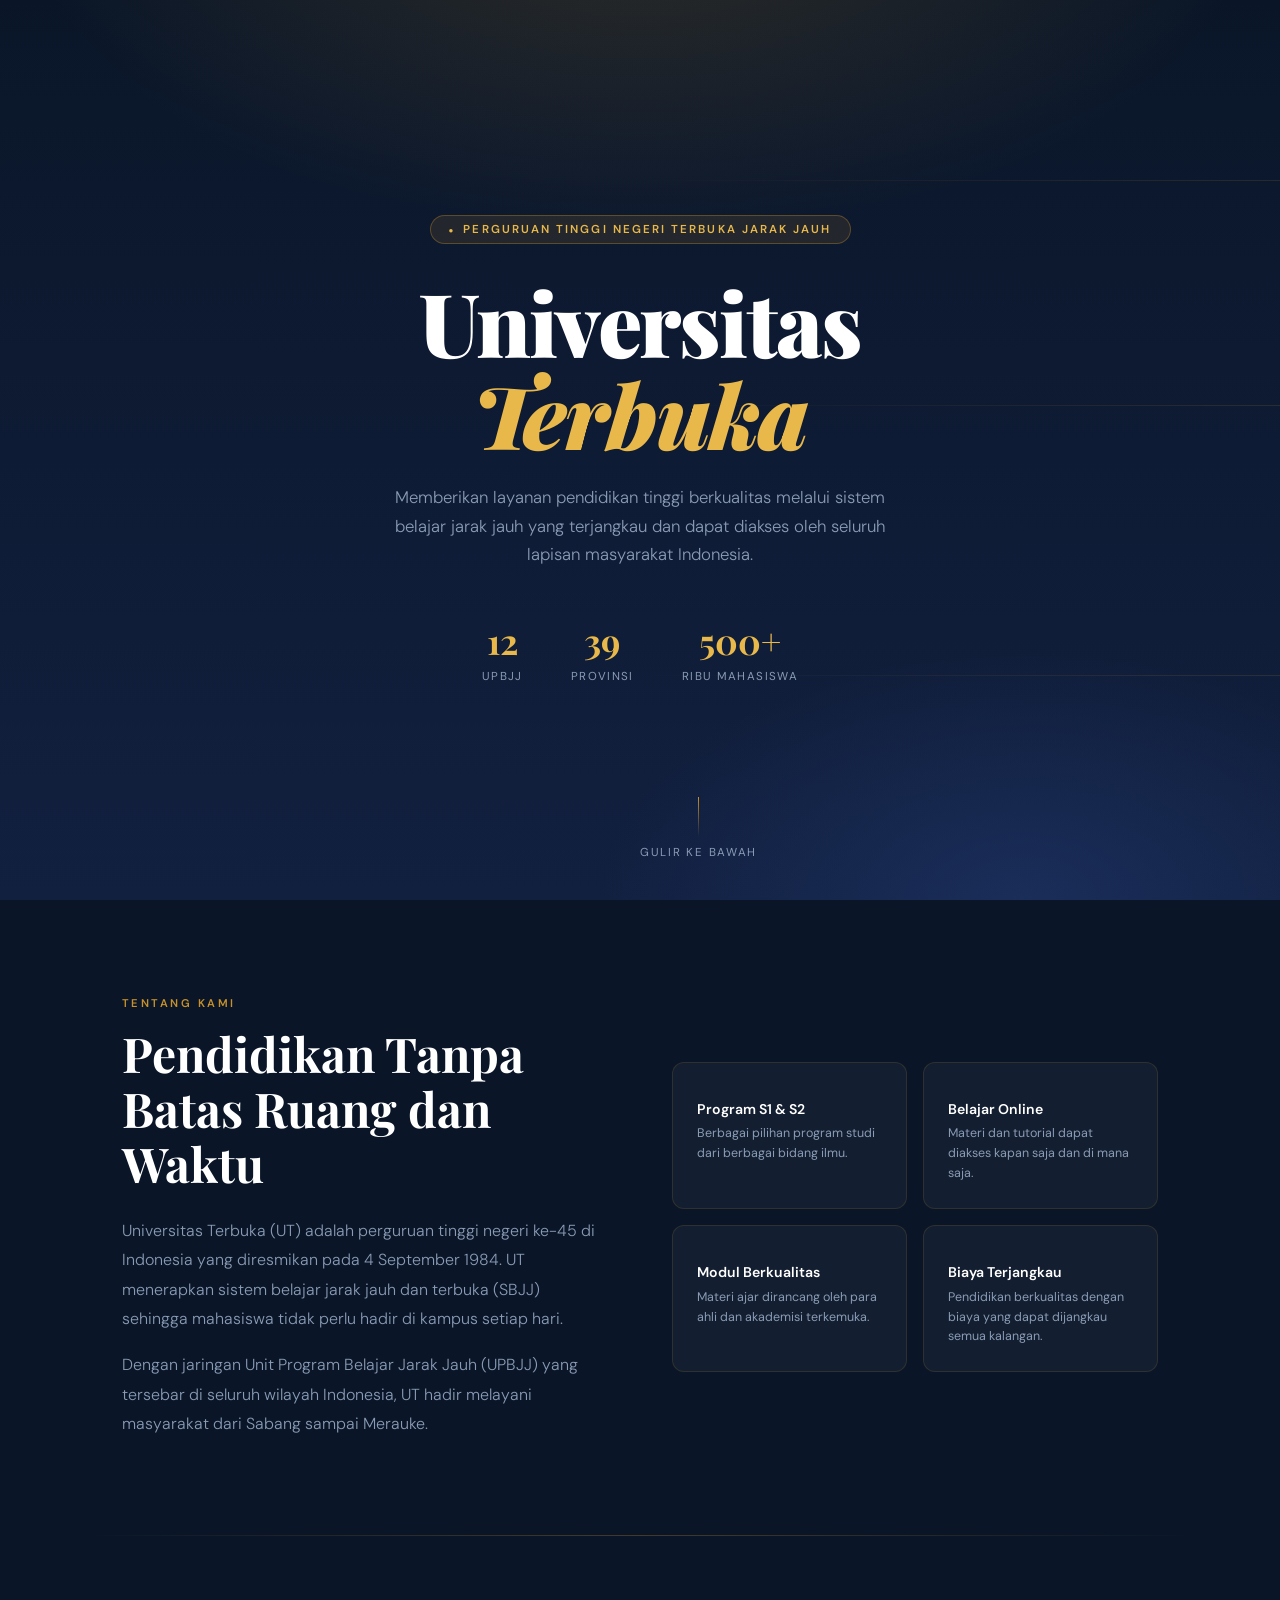
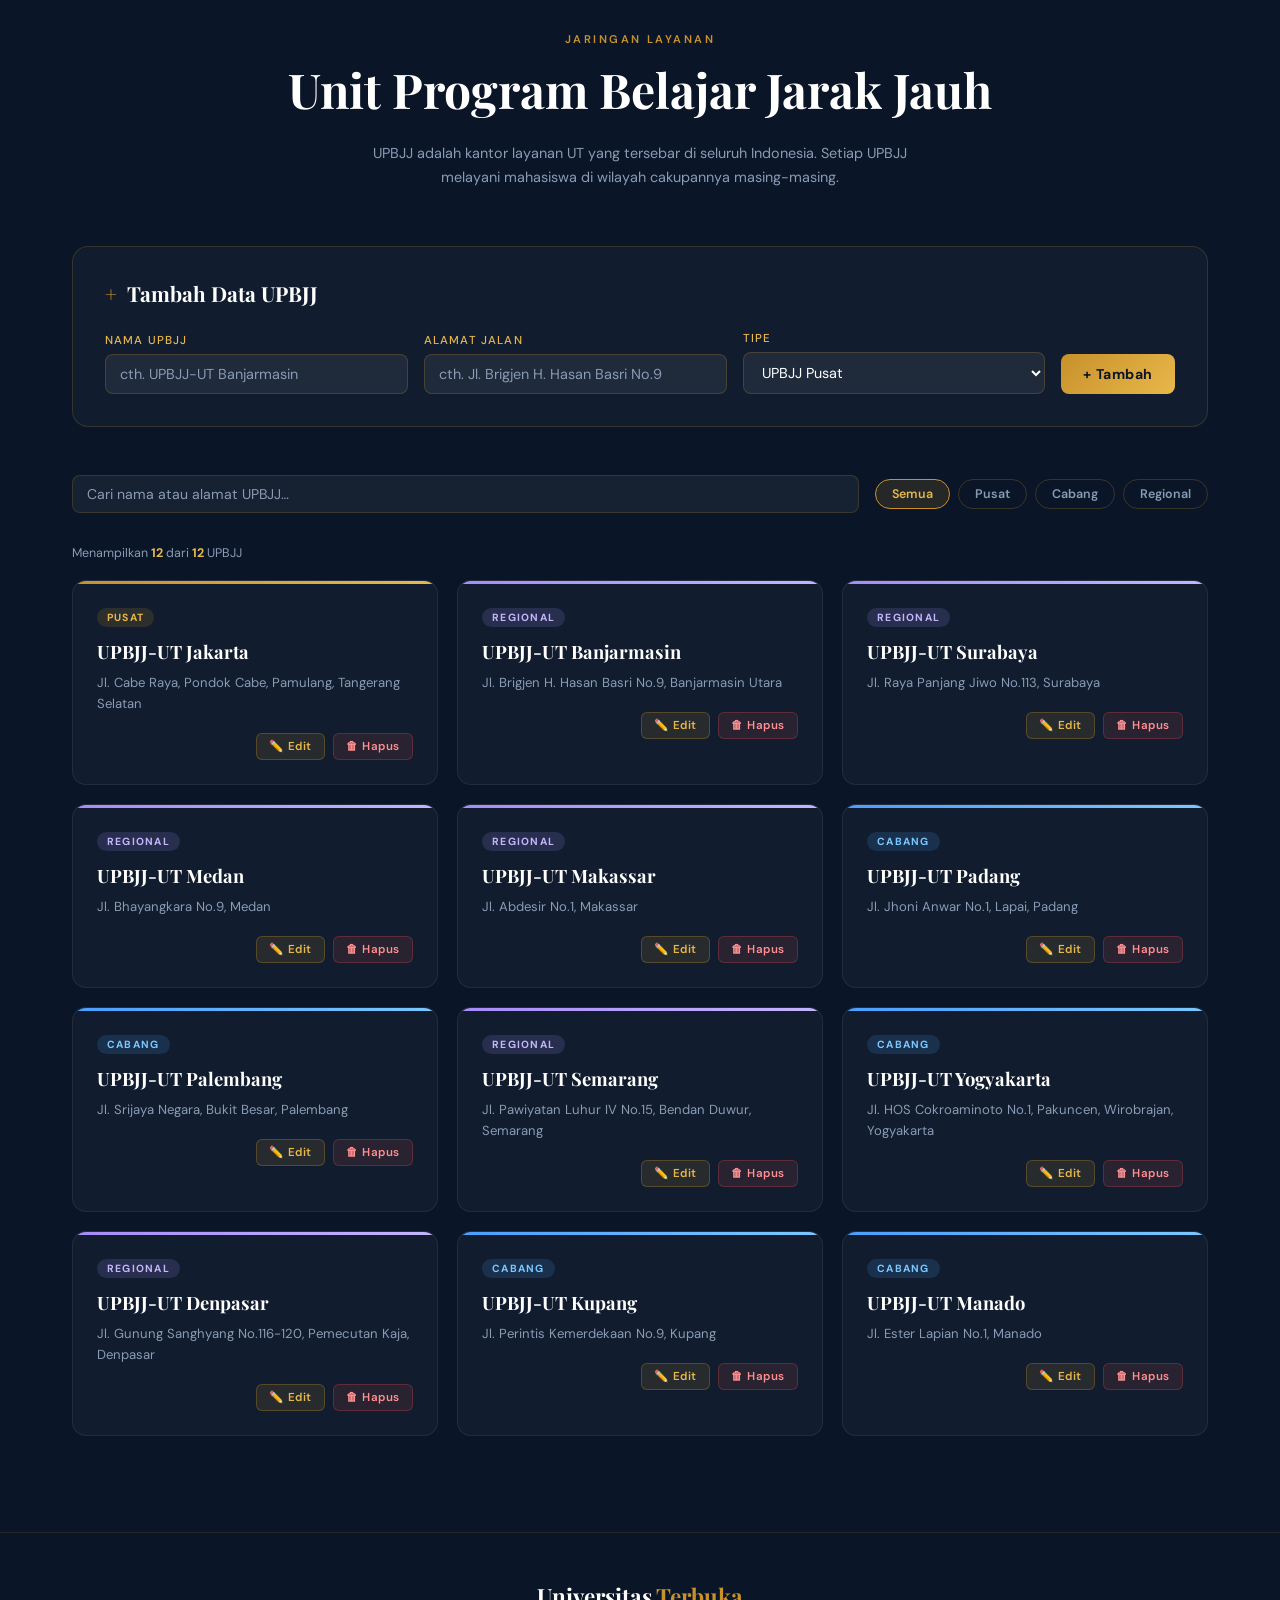
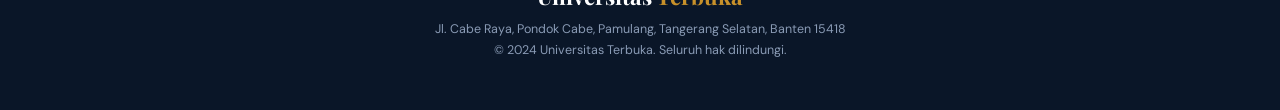
<file: index.html>
<!DOCTYPE html>
<html lang="id">
<head>
  <meta charset="UTF-8" />
  <meta name="viewport" content="width=device-width, initial-scale=1.0" />
  <title>Portal UPBJJ Universitas Terbuka</title>

  <!-- Google Fonts -->
  <link href="https://fonts.googleapis.com/css2?family=Playfair+Display:wght@400;700;900&family=DM+Sans:wght@300;400;500;600&display=swap" rel="stylesheet" />

  <!-- Stylesheet -->
  <link rel="stylesheet" href="style.css" />
</head>
<body>

  <!-- ============================================================
       HERO
       ============================================================ -->
  <section class="hero">
    <div class="hero-bg"></div>

    <div class="hero-lines">
      <span></span>
      <span></span>
      <span></span>
    </div>

    <div class="hero-content">
      <div class="badge">Perguruan Tinggi Negeri Terbuka Jarak Jauh</div>

      <h1>Universitas<br /><em>Terbuka</em></h1>

      <p class="hero-sub">
        Memberikan layanan pendidikan tinggi berkualitas melalui sistem belajar
        jarak jauh yang terjangkau dan dapat diakses oleh seluruh lapisan
        masyarakat Indonesia.
      </p>

      <div class="hero-stats">
        <div class="stat-item">
          <span class="stat-num" id="totalCount">0</span>
          <span class="stat-label">UPBJJ</span>
        </div>
        <div class="stat-item">
          <span class="stat-num">39</span>
          <span class="stat-label">Provinsi</span>
        </div>
        <div class="stat-item">
          <span class="stat-num">500+</span>
          <span class="stat-label">Ribu Mahasiswa</span>
        </div>
      </div>
    </div>

    <div class="scroll-hint">
      <div class="scroll-line"></div>
      Gulir ke bawah
    </div>
  </section>

  <!-- ============================================================
       TENTANG UT
       ============================================================ -->
  <section style="position:relative;z-index:1;">
    <div class="about">

      <!-- Teks deskripsi -->
      <div>
        <p class="section-label">Tentang Kami</p>
        <h2 class="section-title">Pendidikan Tanpa Batas Ruang dan Waktu</h2>
        <p class="section-body">
          Universitas Terbuka (UT) adalah perguruan tinggi negeri ke-45 di Indonesia
          yang diresmikan pada 4 September 1984. UT menerapkan sistem belajar jarak
          jauh dan terbuka (SBJJ) sehingga mahasiswa tidak perlu hadir di kampus setiap hari.
        </p>
        <p class="section-body">
          Dengan jaringan Unit Program Belajar Jarak Jauh (UPBJJ) yang tersebar di
          seluruh wilayah Indonesia, UT hadir melayani masyarakat dari Sabang sampai Merauke.
        </p>
      </div>

      <!-- Kartu keunggulan -->
      <div class="about-cards">
        <div class="about-card">
          <div class="about-card-icon"></div>
          <h4>Program S1 &amp; S2</h4>
          <p>Berbagai pilihan program studi dari berbagai bidang ilmu.</p>
        </div>
        <div class="about-card">
          <div class="about-card-icon"></div>
          <h4>Belajar Online</h4>
          <p>Materi dan tutorial dapat diakses kapan saja dan di mana saja.</p>
        </div>
        <div class="about-card">
          <div class="about-card-icon"></div>
          <h4>Modul Berkualitas</h4>
          <p>Materi ajar dirancang oleh para ahli dan akademisi terkemuka.</p>
        </div>
        <div class="about-card">
          <div class="about-card-icon"></div>
          <h4>Biaya Terjangkau</h4>
          <p>Pendidikan berkualitas dengan biaya yang dapat dijangkau semua kalangan.</p>
        </div>
      </div>

    </div>
  </section>

  <!-- Garis pemisah -->
  <div class="divider" style="max-width:1100px;margin:0 auto;"></div>

  <!-- ============================================================
       UPBJJ — Data & Form
       ============================================================ -->
  <section class="upbjj-section">

    <!-- Judul seksi -->
    <div class="upbjj-header">
      <p class="section-label">Jaringan Layanan</p>
      <h2 class="section-title">Unit Program Belajar Jarak Jauh</h2>
      <p style="color:var(--text-muted);font-size:0.9rem;max-width:540px;margin:0 auto;line-height:1.7;">
        UPBJJ adalah kantor layanan UT yang tersebar di seluruh Indonesia.
        Setiap UPBJJ melayani mahasiswa di wilayah cakupannya masing-masing.
      </p>
    </div>

    <!-- Form tambah UPBJJ -->
    <div class="upbjj-form">
      <div class="form-title"><span>+</span> Tambah Data UPBJJ</div>
      <div class="form-grid">

        <div class="field">
          <label for="inp-nama">Nama UPBJJ</label>
          <input type="text" id="inp-nama" placeholder="cth. UPBJJ-UT Banjarmasin" />
        </div>

        <div class="field">
          <label for="inp-jalan">Alamat Jalan</label>
          <input type="text" id="inp-jalan" placeholder="cth. Jl. Brigjen H. Hasan Basri No.9" />
        </div>

        <div class="field">
          <label for="inp-tipe">Tipe</label>
          <select id="inp-tipe">
            <option value="pusat">UPBJJ Pusat</option>
            <option value="cabang">UPBJJ Cabang</option>
            <option value="regional">UPBJJ Regional</option>
          </select>
        </div>

        <div class="field">
          <button class="btn-add" onclick="addUPBJJ()">+ Tambah</button>
        </div>

      </div>
    </div>

    <!-- Filter & pencarian -->
    <div class="filter-bar">
      <input
        type="text"
        id="search-input"
        placeholder="Cari nama atau alamat UPBJJ…"
        oninput="renderCards()"
      />
      <div class="filter-chips">
        <button class="chip active" data-type="all"      onclick="setFilter('all', this)">Semua</button>
        <button class="chip"        data-type="pusat"    onclick="setFilter('pusat', this)">Pusat</button>
        <button class="chip"        data-type="cabang"   onclick="setFilter('cabang', this)">Cabang</button>
        <button class="chip"        data-type="regional" onclick="setFilter('regional', this)">Regional</button>
      </div>
    </div>

    <!-- Keterangan jumlah hasil -->
    <div class="count-bar" id="count-bar"></div>

    <!-- Grid kartu UPBJJ -->
    <div class="upbjj-grid" id="upbjj-grid"></div>

  </section>

  <!-- ============================================================
       FOOTER
       ============================================================ -->
  <footer>
    <div class="footer-logo">Universitas <span>Terbuka</span></div>
    <p>
      Jl. Cabe Raya, Pondok Cabe, Pamulang, Tangerang Selatan, Banten 15418<br />
      © 2024 Universitas Terbuka. Seluruh hak dilindungi.
    </p>
  </footer>

  <!-- ============================================================
       MODAL EDIT
       ============================================================ -->
  <div class="modal-overlay" id="edit-modal">
    <div class="modal">
      <h3>Edit Data UPBJJ</h3>
      <div class="modal-fields">

        <div class="field">
          <label for="edit-nama">Nama UPBJJ</label>
          <input type="text" id="edit-nama" placeholder="Nama UPBJJ" />
        </div>

        <div class="field">
          <label for="edit-jalan">Alamat Jalan</label>
          <input type="text" id="edit-jalan" placeholder="Alamat jalan" />
        </div>

        <div class="field">
          <label for="edit-tipe">Tipe</label>
          <select id="edit-tipe">
            <option value="pusat">UPBJJ Pusat</option>
            <option value="cabang">UPBJJ Cabang</option>
            <option value="regional">UPBJJ Regional</option>
          </select>
        </div>

      </div>
      <div class="modal-actions">
        <button class="btn-cancel" onclick="closeModal()">Batal</button>
        <button class="btn-save"   onclick="saveEdit()">Simpan</button>
      </div>
    </div>
  </div>

  <!-- Toast notifikasi -->
  <div class="toast" id="toast"></div>

  <!-- JavaScript -->
  <script src="app.js"></script>

</body>
</html>
</file>
<file: style.css>
/* ── CSS VARIABLES ── */
:root {
  --gold: #c8912a;
  --gold-light: #e8b84b;
  --navy: #0a1628;
  --navy-mid: #122040;
  --navy-light: #1c3160;
  --cream: #f5efe0;
  --cream-dark: #e8dfc8;
  --white: #ffffff;
  --text-muted: #8a9bb5;
}

/* ── RESET ── */
* {
  margin: 0;
  padding: 0;
  box-sizing: border-box;
}

/* ── BASE ── */
body {
  font-family: "DM Sans", sans-serif;
  background: var(--navy);
  color: var(--cream);
  min-height: 100vh;
  overflow-x: hidden;
}

/* Noise texture overlay */
body::before {
  content: "";
  position: fixed;
  inset: 0;
  background-image: url("data:image/svg+xml,%3Csvg viewBox='0 0 200 200' xmlns='http://www.w3.org/2000/svg'%3E%3Cfilter id='n'%3E%3CfeTurbulence type='fractalNoise' baseFrequency='0.9' numOctaves='4' stitchTiles='stitch'/%3E%3C/filter%3E%3Crect width='100%25' height='100%25' filter='url(%23n)' opacity='0.04'/%3E%3C/svg%3E");
  pointer-events: none;
  z-index: 0;
  opacity: 0.4;
}

/* ── ANIMATIONS ── */
@keyframes fadeUp {
  from {
    opacity: 0;
    transform: translateY(20px);
  }
  to {
    opacity: 1;
    transform: none;
  }
}

@keyframes scanline {
  0% {
    transform: translateX(-100%);
  }
  100% {
    transform: translateX(100%);
  }
}

@keyframes pulse {
  0%,
  100% {
    opacity: 0.4;
  }
  50% {
    opacity: 1;
  }
}

@keyframes cardIn {
  from {
    opacity: 0;
    transform: translateY(12px);
  }
  to {
    opacity: 1;
    transform: none;
  }
}

@keyframes modalIn {
  from {
    opacity: 0;
    transform: scale(0.94);
  }
  to {
    opacity: 1;
    transform: none;
  }
}

/* ============================================================
   HERO
   ============================================================ */
.hero {
  position: relative;
  min-height: 100vh;
  display: flex;
  flex-direction: column;
  align-items: center;
  justify-content: center;
  text-align: center;
  padding: 4rem 2rem;
  overflow: hidden;
}

.hero-bg {
  position: absolute;
  inset: 0;
  background:
    radial-gradient(
      ellipse 80% 60% at 50% -10%,
      rgba(200, 145, 42, 0.18) 0%,
      transparent 60%
    ),
    radial-gradient(
      ellipse 60% 50% at 80% 100%,
      rgba(28, 49, 96, 0.8) 0%,
      transparent 55%
    ),
    linear-gradient(180deg, var(--navy) 0%, var(--navy-mid) 100%);
  z-index: 0;
}

/* Decorative scan lines */
.hero-lines {
  position: absolute;
  inset: 0;
  z-index: 0;
  overflow: hidden;
}
.hero-lines span {
  position: absolute;
  background: linear-gradient(
    90deg,
    transparent,
    rgba(200, 145, 42, 0.15),
    transparent
  );
  height: 1px;
  width: 100%;
  animation: scanline 6s linear infinite;
}
.hero-lines span:nth-child(1) {
  top: 20%;
  animation-delay: 0s;
}
.hero-lines span:nth-child(2) {
  top: 45%;
  animation-delay: 2s;
}
.hero-lines span:nth-child(3) {
  top: 75%;
  animation-delay: 4s;
}

.hero-content {
  position: relative;
  z-index: 2;
  max-width: 860px;
}

/* Badge pill */
.badge {
  display: inline-flex;
  align-items: center;
  gap: 8px;
  background: rgba(200, 145, 42, 0.12);
  border: 1px solid rgba(200, 145, 42, 0.35);
  color: var(--gold-light);
  font-size: 0.72rem;
  font-weight: 600;
  letter-spacing: 0.18em;
  text-transform: uppercase;
  padding: 6px 18px;
  border-radius: 999px;
  margin-bottom: 2rem;
  animation: fadeUp 0.8s ease both;
}
.badge::before {
  content: "●";
  font-size: 0.5rem;
}

h1 {
  font-family: "Playfair Display", serif;
  font-size: clamp(2.8rem, 7vw, 5.5rem);
  font-weight: 900;
  line-height: 1.05;
  letter-spacing: -0.02em;
  color: var(--white);
  animation: fadeUp 0.8s 0.1s ease both;
}
h1 em {
  font-style: italic;
  color: var(--gold-light);
}

.hero-sub {
  margin-top: 1.4rem;
  font-size: 1.05rem;
  font-weight: 300;
  color: var(--text-muted);
  max-width: 520px;
  margin-left: auto;
  margin-right: auto;
  line-height: 1.7;
  animation: fadeUp 0.8s 0.2s ease both;
}

/* Stats row */
.hero-stats {
  display: flex;
  justify-content: center;
  gap: 3rem;
  margin-top: 3rem;
  animation: fadeUp 0.8s 0.3s ease both;
}
.stat-item {
  text-align: center;
}
.stat-num {
  font-family: "Playfair Display", serif;
  font-size: 2.2rem;
  font-weight: 700;
  color: var(--gold-light);
  display: block;
}
.stat-label {
  font-size: 0.72rem;
  letter-spacing: 0.12em;
  text-transform: uppercase;
  color: var(--text-muted);
}

/* Scroll hint */
.scroll-hint {
  position: absolute;
  bottom: 2.5rem;
  left: 50%;
  transform: translateX(-50%);
  z-index: 2;
  display: flex;
  flex-direction: column;
  align-items: center;
  gap: 8px;
  color: var(--text-muted);
  font-size: 0.72rem;
  letter-spacing: 0.15em;
  text-transform: uppercase;
  animation: fadeUp 1s 0.5s ease both;
}
.scroll-line {
  width: 1px;
  height: 40px;
  background: linear-gradient(to bottom, var(--gold), transparent);
  animation: pulse 2s ease-in-out infinite;
}

/* ============================================================
   ABOUT SECTION
   ============================================================ */
.about {
  position: relative;
  z-index: 1;
  padding: 6rem 2rem;
  max-width: 1100px;
  margin: 0 auto;
  display: grid;
  grid-template-columns: 1fr 1fr;
  gap: 4rem;
  align-items: center;
}

@media (max-width: 768px) {
  .about {
    grid-template-columns: 1fr;
    gap: 2rem;
  }
}

/* Shared section typography */
.section-label {
  font-size: 0.7rem;
  letter-spacing: 0.22em;
  text-transform: uppercase;
  color: var(--gold);
  font-weight: 600;
  margin-bottom: 1rem;
}
.section-title {
  font-family: "Playfair Display", serif;
  font-size: clamp(2rem, 4vw, 3rem);
  font-weight: 700;
  line-height: 1.15;
  color: var(--white);
  margin-bottom: 1.5rem;
}
.section-body {
  color: var(--text-muted);
  line-height: 1.85;
  font-weight: 300;
}
.section-body + .section-body {
  margin-top: 1rem;
}

/* About feature cards */
.about-cards {
  display: grid;
  grid-template-columns: 1fr 1fr;
  gap: 1rem;
}
.about-card {
  background: rgba(255, 255, 255, 0.04);
  border: 1px solid rgba(200, 145, 42, 0.15);
  border-radius: 12px;
  padding: 1.5rem;
  transition:
    border-color 0.3s,
    background 0.3s;
}
.about-card:hover {
  border-color: rgba(200, 145, 42, 0.45);
  background: rgba(200, 145, 42, 0.06);
}
.about-card-icon {
  font-size: 1.6rem;
  margin-bottom: 0.8rem;
}
.about-card h4 {
  font-size: 0.88rem;
  font-weight: 600;
  color: var(--white);
  margin-bottom: 0.4rem;
}
.about-card p {
  font-size: 0.78rem;
  color: var(--text-muted);
  line-height: 1.6;
}

/* Section divider */
.divider {
  width: 100%;
  height: 1px;
  background: linear-gradient(
    90deg,
    transparent,
    rgba(200, 145, 42, 0.3),
    transparent
  );
  margin: 0 auto;
}

/* ============================================================
   UPBJJ SECTION
   ============================================================ */
.upbjj-section {
  position: relative;
  z-index: 1;
  padding: 6rem 2rem;
  max-width: 1200px;
  margin: 0 auto;
}

.upbjj-header {
  text-align: center;
  margin-bottom: 3.5rem;
}

/* ── Input Form ── */
.upbjj-form {
  background: rgba(255, 255, 255, 0.03);
  border: 1px solid rgba(200, 145, 42, 0.2);
  border-radius: 16px;
  padding: 2rem;
  margin-bottom: 3rem;
}

.form-title {
  font-family: "Playfair Display", serif;
  font-size: 1.3rem;
  font-weight: 700;
  color: var(--white);
  margin-bottom: 1.5rem;
  display: flex;
  align-items: center;
  gap: 10px;
}
.form-title span {
  color: var(--gold);
}

.form-grid {
  display: grid;
  grid-template-columns: 1fr 1fr 1fr auto;
  gap: 1rem;
  align-items: end;
}
@media (max-width: 900px) {
  .form-grid {
    grid-template-columns: 1fr 1fr;
  }
}
@media (max-width: 600px) {
  .form-grid {
    grid-template-columns: 1fr;
  }
}

/* Form field */
.field label {
  display: block;
  font-size: 0.72rem;
  letter-spacing: 0.1em;
  text-transform: uppercase;
  color: var(--gold-light);
  margin-bottom: 6px;
  font-weight: 500;
}
.field input,
.field select {
  width: 100%;
  background: rgba(255, 255, 255, 0.06);
  border: 1px solid rgba(200, 145, 42, 0.25);
  border-radius: 8px;
  padding: 10px 14px;
  color: var(--white);
  font-family: "DM Sans", sans-serif;
  font-size: 0.9rem;
  outline: none;
  transition:
    border-color 0.2s,
    background 0.2s;
}
.field input::placeholder {
  color: var(--text-muted);
}
.field input:focus,
.field select:focus {
  border-color: var(--gold);
  background: rgba(200, 145, 42, 0.08);
}
.field select option {
  background: var(--navy-mid);
  color: var(--white);
}

/* Add button */
.btn-add {
  background: linear-gradient(135deg, var(--gold), var(--gold-light));
  color: var(--navy);
  border: none;
  border-radius: 8px;
  padding: 10px 22px;
  font-family: "DM Sans", sans-serif;
  font-size: 0.88rem;
  font-weight: 700;
  cursor: pointer;
  white-space: nowrap;
  letter-spacing: 0.04em;
  transition:
    transform 0.15s,
    box-shadow 0.15s;
  height: 40px;
}
.btn-add:hover {
  transform: translateY(-2px);
  box-shadow: 0 8px 20px rgba(200, 145, 42, 0.4);
}
.btn-add:active {
  transform: translateY(0);
}

/* ── Filter Bar ── */
.filter-bar {
  display: flex;
  gap: 1rem;
  align-items: center;
  flex-wrap: wrap;
  margin-bottom: 2rem;
}
.filter-bar input {
  flex: 1;
  min-width: 200px;
  background: rgba(255, 255, 255, 0.05);
  border: 1px solid rgba(200, 145, 42, 0.2);
  border-radius: 8px;
  padding: 9px 14px;
  color: var(--white);
  font-family: "DM Sans", sans-serif;
  font-size: 0.88rem;
  outline: none;
  transition: border-color 0.2s;
}
.filter-bar input:focus {
  border-color: var(--gold);
}
.filter-bar input::placeholder {
  color: var(--text-muted);
}

.filter-chips {
  display: flex;
  gap: 0.5rem;
  flex-wrap: wrap;
}
.chip {
  padding: 6px 16px;
  border-radius: 999px;
  font-size: 0.78rem;
  font-weight: 600;
  cursor: pointer;
  border: 1px solid rgba(200, 145, 42, 0.25);
  color: var(--text-muted);
  background: transparent;
  font-family: "DM Sans", sans-serif;
  transition: all 0.2s;
}
.chip.active,
.chip:hover {
  background: rgba(200, 145, 42, 0.15);
  border-color: var(--gold);
  color: var(--gold-light);
}

/* Result count */
.count-bar {
  font-size: 0.78rem;
  color: var(--text-muted);
  margin-bottom: 1.2rem;
}
.count-bar strong {
  color: var(--gold-light);
}

/* ── UPBJJ Card Grid ── */
.upbjj-grid {
  display: grid;
  grid-template-columns: repeat(auto-fill, minmax(320px, 1fr));
  gap: 1.2rem;
}

.upbjj-card {
  background: rgba(255, 255, 255, 0.03);
  border: 1px solid rgba(255, 255, 255, 0.07);
  border-radius: 14px;
  padding: 1.5rem;
  position: relative;
  overflow: hidden;
  transition:
    border-color 0.25s,
    transform 0.25s,
    box-shadow 0.25s;
  animation: cardIn 0.4s ease both;
}
.upbjj-card:hover {
  border-color: rgba(200, 145, 42, 0.4);
  transform: translateY(-3px);
  box-shadow: 0 12px 30px rgba(0, 0, 0, 0.4);
}

/* Top color stripe per tipe */
.upbjj-card::before {
  content: "";
  position: absolute;
  top: 0;
  left: 0;
  right: 0;
  height: 3px;
}
.upbjj-card.pusat::before {
  background: linear-gradient(90deg, var(--gold), var(--gold-light));
}
.upbjj-card.cabang::before {
  background: linear-gradient(90deg, #4a9eff, #7bc8ff);
}
.upbjj-card.regional::before {
  background: linear-gradient(90deg, #a78bfa, #c4b5fd);
}

/* Tipe badge inside card */
.card-type-badge {
  display: inline-block;
  font-size: 0.65rem;
  font-weight: 700;
  letter-spacing: 0.12em;
  text-transform: uppercase;
  padding: 3px 10px;
  border-radius: 999px;
  margin-bottom: 0.8rem;
}
.pusat .card-type-badge {
  background: rgba(200, 145, 42, 0.15);
  color: var(--gold-light);
}
.cabang .card-type-badge {
  background: rgba(74, 158, 255, 0.15);
  color: #7bc8ff;
}
.regional .card-type-badge {
  background: rgba(167, 139, 250, 0.15);
  color: #c4b5fd;
}

.card-name {
  font-family: "Playfair Display", serif;
  font-size: 1.15rem;
  font-weight: 700;
  color: var(--white);
  margin-bottom: 0.5rem;
  line-height: 1.3;
}
.card-address {
  font-size: 0.82rem;
  color: var(--text-muted);
  line-height: 1.6;
  display: flex;
  gap: 6px;
}
.card-address::before {
  /* content: "📍"; */
  flex-shrink: 0;
}

.card-actions {
  margin-top: 1.2rem;
  display: flex;
  gap: 0.5rem;
  justify-content: flex-end;
}

/* Small action buttons */
.btn-sm {
  font-size: 0.72rem;
  font-weight: 600;
  font-family: "DM Sans", sans-serif;
  padding: 5px 12px;
  border-radius: 6px;
  border: 1px solid transparent;
  cursor: pointer;
  transition: all 0.15s;
  letter-spacing: 0.05em;
}
.btn-edit {
  background: rgba(200, 145, 42, 0.12);
  border-color: rgba(200, 145, 42, 0.3);
  color: var(--gold-light);
}
.btn-edit:hover {
  background: rgba(200, 145, 42, 0.25);
}
.btn-delete {
  background: rgba(255, 80, 80, 0.1);
  border-color: rgba(255, 80, 80, 0.25);
  color: #ff9090;
}
.btn-delete:hover {
  background: rgba(255, 80, 80, 0.2);
}

/* Empty state */
.empty-state {
  grid-column: 1 / -1;
  text-align: center;
  padding: 4rem 2rem;
  color: var(--text-muted);
}
.empty-state .emoji {
  font-size: 3rem;
  margin-bottom: 1rem;
}
.empty-state p {
  font-size: 0.9rem;
}

/* ============================================================
   MODAL
   ============================================================ */
.modal-overlay {
  position: fixed;
  inset: 0;
  background: rgba(0, 0, 0, 0.7);
  backdrop-filter: blur(6px);
  z-index: 100;
  display: none;
  align-items: center;
  justify-content: center;
}
.modal-overlay.open {
  display: flex;
}

.modal {
  background: var(--navy-mid);
  border: 1px solid rgba(200, 145, 42, 0.3);
  border-radius: 16px;
  padding: 2rem;
  width: min(480px, 90vw);
  animation: modalIn 0.25s ease;
}
.modal h3 {
  font-family: "Playfair Display", serif;
  font-size: 1.3rem;
  color: var(--white);
  margin-bottom: 1.5rem;
}
.modal-fields {
  display: flex;
  flex-direction: column;
  gap: 1rem;
}

.modal-actions {
  margin-top: 1.5rem;
  display: flex;
  justify-content: flex-end;
  gap: 0.75rem;
}

.btn-cancel {
  background: transparent;
  border: 1px solid rgba(255, 255, 255, 0.15);
  color: var(--text-muted);
  border-radius: 8px;
  padding: 8px 18px;
  font-family: "DM Sans", sans-serif;
  font-size: 0.88rem;
  cursor: pointer;
  transition: all 0.15s;
}
.btn-cancel:hover {
  border-color: rgba(255, 255, 255, 0.3);
  color: var(--white);
}
.btn-save {
  background: linear-gradient(135deg, var(--gold), var(--gold-light));
  color: var(--navy);
  border: none;
  border-radius: 8px;
  padding: 8px 22px;
  font-family: "DM Sans", sans-serif;
  font-size: 0.88rem;
  font-weight: 700;
  cursor: pointer;
  transition:
    transform 0.15s,
    box-shadow 0.15s;
}
.btn-save:hover {
  transform: translateY(-1px);
  box-shadow: 0 6px 16px rgba(200, 145, 42, 0.4);
}

/* ============================================================
   FOOTER
   ============================================================ */
footer {
  position: relative;
  z-index: 1;
  border-top: 1px solid rgba(200, 145, 42, 0.15);
  padding: 3rem 2rem;
  text-align: center;
}
.footer-logo {
  font-family: "Playfair Display", serif;
  font-size: 1.4rem;
  font-weight: 700;
  color: var(--white);
  margin-bottom: 0.5rem;
}
.footer-logo span {
  color: var(--gold);
}
footer p {
  font-size: 0.78rem;
  color: var(--text-muted);
  line-height: 1.7;
}

/* ============================================================
   TOAST NOTIFICATION
   ============================================================ */
.toast {
  position: fixed;
  bottom: 2rem;
  right: 2rem;
  background: var(--navy-light);
  border: 1px solid rgba(200, 145, 42, 0.4);
  color: var(--cream);
  padding: 12px 22px;
  border-radius: 10px;
  font-size: 0.85rem;
  font-weight: 500;
  z-index: 999;
  transform: translateY(80px);
  opacity: 0;
  transition: all 0.3s ease;
  box-shadow: 0 8px 24px rgba(0, 0, 0, 0.4);
}
.toast.show {
  transform: none;
  opacity: 1;
}
</file>
